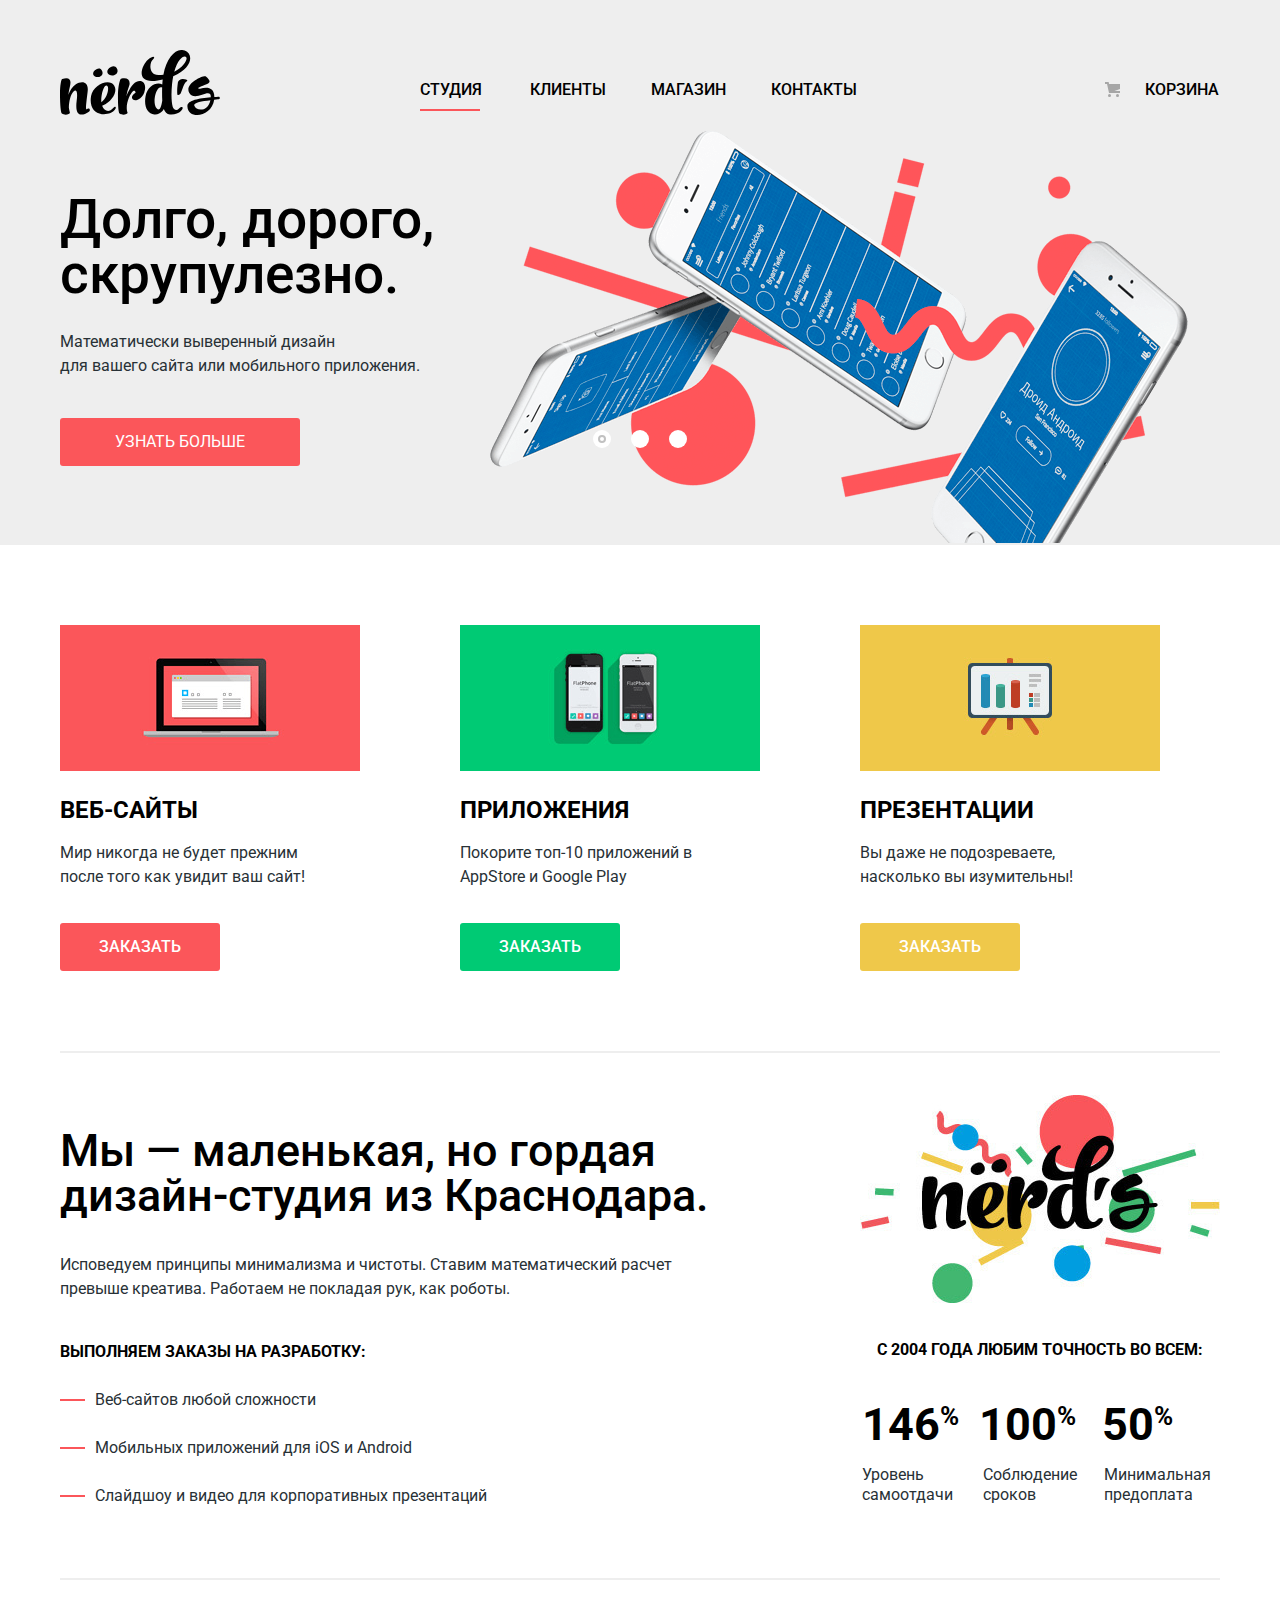
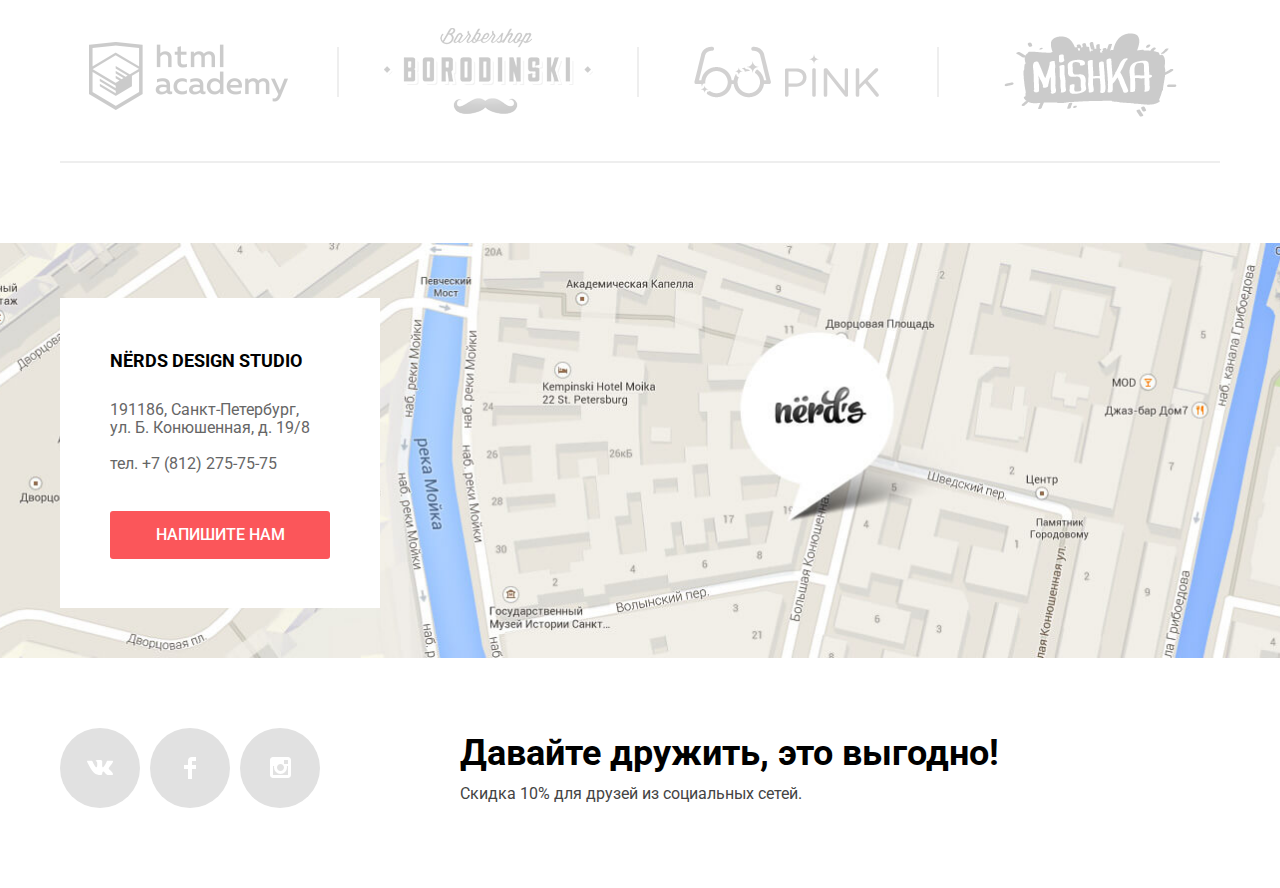
<file: index.html>
<!DOCTYPE html>
<html lang="ru">
  <head>
    <meta charset="utf-8">
    <title>HTML Academy: Нёрдс</title>
    <link href="css/normalize.css" rel="stylesheet" >
    <link href="https://fonts.googleapis.com/css?family=Roboto:400,500,700&display=swap&subset=cyrillic" rel="stylesheet">
    <link href="css/style.css" rel="stylesheet" >
  </head>
  <body class="main-page">
    <header>
      <nav class="main-navigation container">
        <a class="logo" href="#" aria-label="Логотип дизайн-студии «Нёрдс»">
          <img src="img/nerds-logo.svg" width="160" height="65" alt="Логотип дизайн-студии «Нёрдс»">
        </a>
        <div class="nav-container">
          <ul class="site-navigation">
            <li class="current-index"><a>Студия</a></li>
            <li><a href="#">Клиенты</a></li>
            <li><a href="catalog.html">Магазин</a></li>
            <li><a href="#">Контакты</a></li>
          </ul>
          <ul class="user-navigation">
            <li>
              <a class="recycle" href="#">Корзина</a>
            </li>
          </ul>
        </div>
      </nav>
    </header>
    <main>
      <h1 class="visually-hidden">Дизайн-студия «Нёрдс»</h1>
        <section class="slider">
          <h2 class="visually-hidden">Преимущества дизайн-студии «Нёрдс»</h2>
          <ul class="slider-controls">
            <li><button class="active" type="button" aria-label="Слайд 1"></button></li>
            <li><button type="button" aria-label="Слайд 2"></button></li>
            <li><button type="button" aria-label="Слайд 3"></button></li>
          </ul>
          <div class="slide slide1 container">
            <div class="slider-description">
              <p class="slider-slogan">
                Долго, дорого,<br>скрупулезно.
              </p>
              <p class="slider-text">
                Математически выверенный дизайн<br>
                для вашего сайта или мобильного приложения.
              </p>
              <a class="slider-button" href="#studio">Узнать больше</a>
            </div>
          </div>
          <div class="slide slide2 container">
            <div class="slider-description">
              <p class="slider-slogan">
                Любим математику<br>как никто другой
              </p>
              <p class="slider-text">
                Никакого креатива, только математические формулы<br>
                для расчета идеальных пропорций.
              </p>
              <a class="slider-button" href="#studio">Узнать больше</a>
            </div>
          </div>
          <div class="slide slide3 container">
            <div class="slider-description">
              <p class="slider-slogan">
                Только ночь,<br>только хардкор
              </p>
              <p class="slider-text">
                Работать днем, как все? Мы против этого.<br>
                Ближе к полуночи работа только начинается.
              </p>
              <a class="slider-button" href="#studio">Узнать больше</a>
            </div>
          </div>
        </section>
      <section class="products container">
        <h2 class="visually-hidden">Продукция дизайн-студии «Нёрдс»</h2>
        <ul class="products-list">
          <li class="products-item websites">
            <h3>Веб-сайты</h3>
            <p>
              Мир никогда не будет прежним<br>
              после того как увидит ваш сайт!
            </p>
            <a class="websites-button products-button" href="#">Заказать</a>
          </li>
          <li class="products-item apps">
            <h3>Приложения</h3>
            <p>
              Покорите топ-10 приложений в<br>
              AppStore и Google Play
            </p>
            <a class="apps-button products-button" href="#">Заказать</a>
          </li>
          <li class="products-item presentations">
            <h3>Презентации</h3>
            <p>
              Вы даже не подозреваете,<br>
              насколько вы изумительны!
            </p>
            <a class="presentations-button products-button" href="#">Заказать</a>
          </li>
        </ul>
      </section>
      <hr class="line line1">
      <section id="studio" class="studio container">
        <h2 class="visually-hidden">О дизайн-студии «Нёрдс»</h2>
        <div class="studio-article">
          <p class="studio-title">
          Мы — маленькая, но гордая дизайн-студия из Краснодара.
          </p>
          <p class="studio-text">
          Исповедуем принципы минимализма и чистоты. Ставим математический расчет<br>
          превыше креатива. Работаем не покладая рук, как роботы.
          </p>
          <p class="studio-subtitle subtitle1">Выполняем заказы на разработку:</p>
          <div class="studio-products">
            <p class="studio-point">Веб-сайтов любой сложности</p>
            <p class="studio-point">Мобильных приложений для iOS и Android</p>
            <p class="studio-point">Слайдшоу и видео для корпоративных презентаций</p>
          </div>
        </div>
        <div class="studio-figures">
          <p class="studio-img">
            <img src="img/nerds-illustration-360x208.jpg" width="360" height="208" alt="Логотип дизайн-студии «Нёрдс»">
          </p>
          <p class="studio-subtitle subtitle2">
            С 2004 года любим точность во всем:
          </p>
          <table class="studio-table">
            <tr>
              <th>146<sup>%</sup></th>
              <th>100<sup>%</sup></th>
              <th>50<sup>%</sup></th>
            </tr>
            <tr>
              <td>Уровень самоотдачи</td>
              <td>Соблюдение сроков</td>
              <td>Минимальная предоплата</td>
            </tr>
          </table>
        </div>
      </section>
      <hr class="line line2">
      <ul class="partners-block container">
        <li class="partners-logo logo-academy">
          <a href="https://htmlacademy.ru/intensive/htmlcss" aria-label="Переход на сайт HTMLAcademy">
            <img src="img/logo-1-199x68.png" width="199" height="68" alt="Логотип HTMLAcademy">
          </a>
        </li>
        <li class="partners-logo logo-borodinsky">
          <a href="#" aria-label="Переход на сайт Барбершопа Бородинский">
            <img src="img/logo-2-209x87.png" width="209" height="87" alt="Логотип Барбершопа Бородинский">
          </a>
        </li>
        <li class="partners-logo logo-pink">
          <a href="#" aria-label="Переход на сайт Пинк">
            <img src="img/logo-3-185x52.png" width="185" height="52" alt="Логотип Пинк">
          </a>
        </li>
        <li class="partners-logo logo-mishka">
          <a href="#" aria-label="Переход на сайт Мишка">
            <img src="img/logo-4-173x84.png" width="173" height="84" alt="Лого Мишка">
          </a>
        </li>
      </ul>
      <hr class="line line3">
      <section class="contacts">
        <h2 class="visually-hidden">Контактная информация</h2>
          <a class="contacts-map" href="map.html">
            <img src="img/map-1440x416.jpg" width="1440" height="416" alt="Карта">
          </a>
        <div class="container">
          <div class="contacts-text">
            <p class="contacts-name">
              Nёrds Design Studio
            </p>
            <p class="contacts-address">
              191186, Санкт-Петербург,<br>
              ул. Б. Конюшенная, д. 19/8
            </p>
            <p class="contacts-tel">
              тел. <a href="tel:+78122757575">+7 (812) 275-75-75</a>
            </p>
            <a class="contacts-button" href="writeus.html">Напишите нам</a>
          </div>
        </div>
      </section>
    </main>
    <footer class="main-footer container">
      <ul class="footer-social">
        <li>
          <a class="social-button vkontakte" href="#" aria-label="«Нёрдс» во ВКонтакте"></a>
        </li>
        <li>
          <a class="social-button facebook" href="#" aria-label="«Нёрдс» в Фейсбуке"></a>
        </li>
        <li>
          <a class="social-button instagram" href="#" aria-label="«Нёрдс» в Инстаграм"></a>
        </li>
      </ul>
      <p class="footer-slogan">
        <span>Давайте дружить, это выгодно!</span>
        Скидка 10% для друзей из социальных сетей.
      </p>
    </footer>
    <section class="modal modal-writeus">
      <h2>Напишите нам</h2>
      <form class="writeus-form" action="#" method="post">
        <p class="form-name">
          <label for="name">Ваше имя:</label><br>
          <input type="text" name="username" value="" placeholder="Имя Фамилия" id="name" required>
        </p>
        <p class="form-email">
          <label for="email">Ваш e-mail:</label><br>
          <input type="email" name="usermail" value="" placeholder="email@example.com" id="email" required>
        </p>
        <p class="form-text">
          <label for="message">Текст письма:</label><br>
          <textarea name="message" rows="5" placeholder="В свободной форме" id="message" required></textarea>
        </p>
        <button class="button" type="submit">Отправить</button>
      </form>
      <button class="modal-close" type="button" aria-label="Закрыть"></button>
    </section>
    <script src="js/slider.js"></script>
    <script src="js/popup.js"></script>
  </body>
</html>
</file>
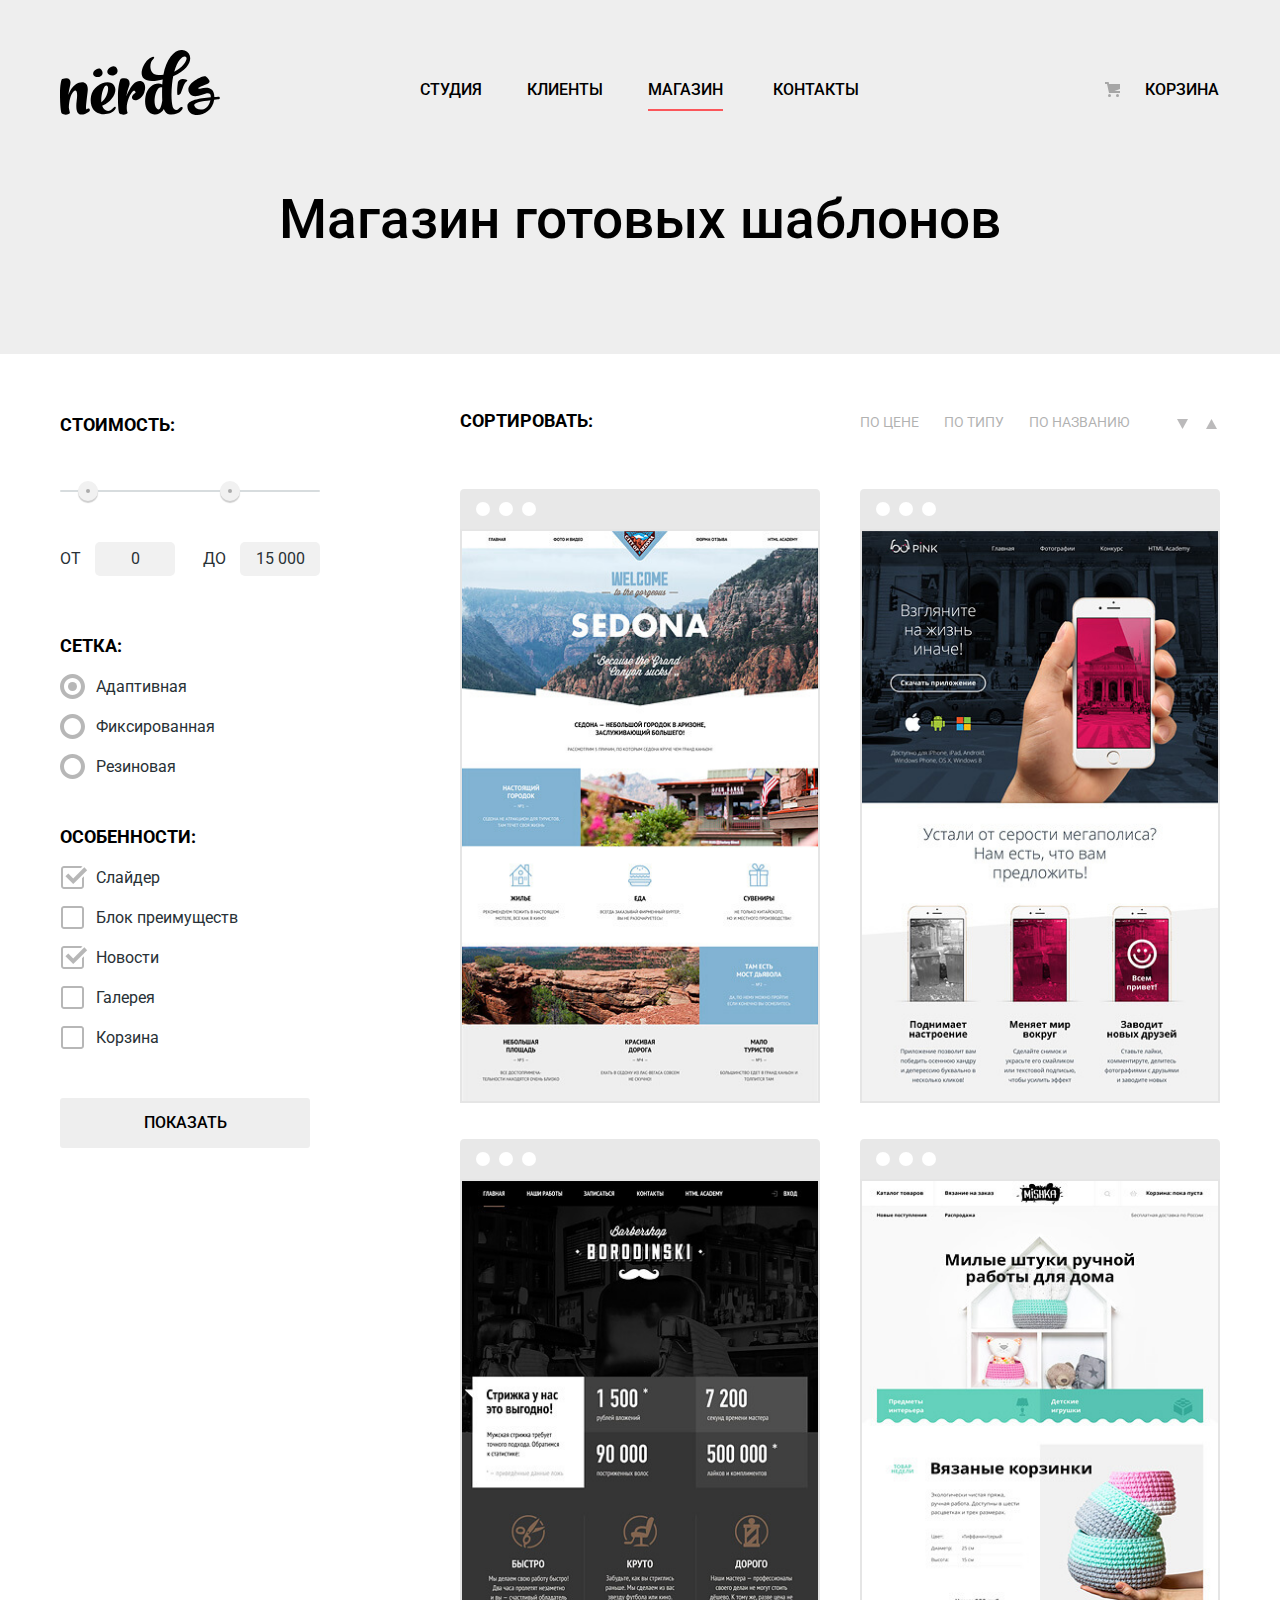
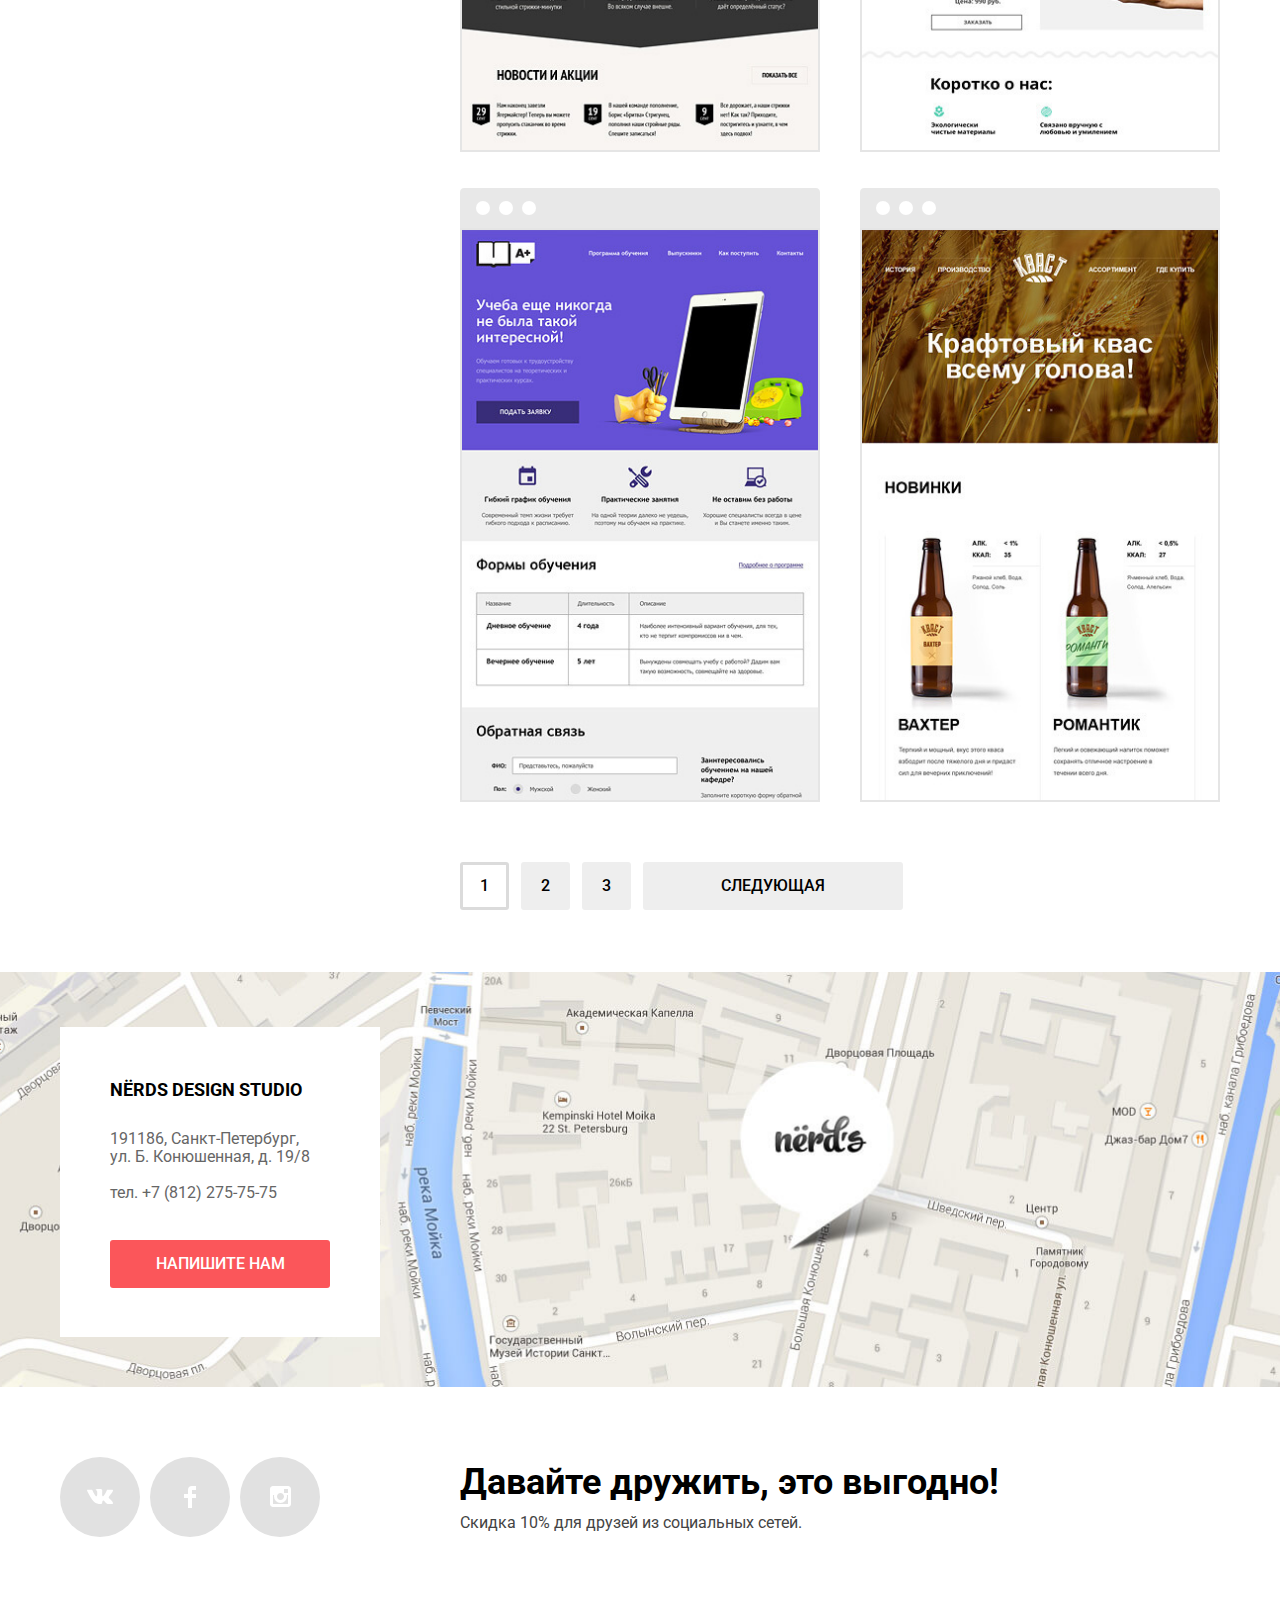
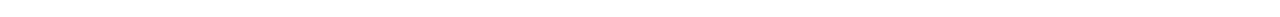
<file: catalog.html>
<!DOCTYPE html>
<html lang="ru">
  <head>
    <meta charset="utf-8">
    <title>HTML Academy: Нёрдс</title>
    <link href="css/normalize.css" rel="stylesheet" >
    <link href="https://fonts.googleapis.com/css?family=Roboto:400,500,700&display=swap&subset=cyrillic" rel="stylesheet">
    <link href="css/style.css" rel="stylesheet" >
  </head>
  <body class="inner-page">
    <header>
      <nav class="main-navigation container">
        <a class="logo" href="index.html" aria-label="Логотип дизайн-студии «Нёрдс»">
          <img src="img/nerds-logo.svg" width="160" height="65" alt="Логотип дизайн-студии «Нёрдс»">
        </a>
        <div class="nav-container">
        <ul class="site-navigation">
          <li><a href="index.html">Студия</a></li>
          <li><a href="#">Клиенты</a></li>
          <li class="current-catalog"><a>Магазин</a></li>
          <li><a href="#">Контакты</a></li>
        </ul>
        <ul class="user-navigation">
          <li>
            <a class="recycle" href="#">Корзина</a>
          </li>
        </ul>
      </div>
    </nav>
  </header>
  <main>
    <div class="grey-background">
      <div class="page-title container">
        <h1>Магазин готовых шаблонов</h1>
      </div>
    </div>
    <div class="catalog-columns container">
      <div class="filters-container">
        <section class="filters">
          <h2 class="visually-hidden">Фильтр шаблонов</h2>
          <form class="filter" action="#" method="get">
            <fieldset class="filter-price">
              <legend>Стоимость:</legend>
              <div class="range-filter">
                <div class="range-controls">
                  <!--<div class="scale">
                    <div class="bar"></div>
                  </div>-->
                  <div class="toggle toggle-min"></div>
                  <div class="toggle toggle-max"></div>
                </div>
                <div class="price-controls">
                  <label class="min-price">от <input name="min-price" type="text" value="0"></label>
                  <label class="max-price">до <input name="max-price" type="text" value="15 000"></label>
                </div>
              </div>
            </fieldset>
            <fieldset class="filter-grid">
              <legend>Cетка:</legend>
              <ul>
                <li class="filter-option">
                  <input class="visually-hidden filter-input filter-input-radio" id="filter-adaptive" type="radio" name="grid" value="adaptive" checked>
                  <label for="filter-adaptive">Адаптивная</label>
                </li>
                <li class="filter-option">
                  <input class="visually-hidden filter-input filter-input-radio" id="filter-static" type="radio" name="grid" value="static">
                  <label for="filter-static">Фиксированная</label>
                </li>
                <li class="filter-option">
                  <input class="visually-hidden filter-input filter-input-radio" id="filter-liquid" type="radio" name="grid" value="liquid">
                  <label for="filter-liquid">Резиновая</label>
                </li>
              </ul>
            </fieldset>
            <fieldset class="filter-features">
              <legend>Особенности:</legend>
              <ul>
                <li class="filter-option">
                  <input class="visually-hidden filter-input filter-input-checkbox" id="filter-slider" type="checkbox" name="slider" value="" checked>
                  <label for="filter-slider">Слайдер</label>
                </li>
                <li class="filter-option">
                  <input class="visually-hidden filter-input filter-input-checkbox" id="filter-advantages" type="checkbox" name="advantages" value="">
                  <label for="filter-advantages">Блок преимуществ</label>
                </li>
                <li class="filter-option">
                  <input class="visually-hidden filter-input filter-input-checkbox" id="filter-news" type="checkbox" name="news" value="" checked>
                  <label for="filter-news">Новости</label>
                </li>
                <li class="filter-option">
                  <input class="visually-hidden filter-input filter-input-checkbox" id="filter-gallery" type="checkbox" name="gallery" value="">
                  <label for="filter-gallery">Галерея</label>
                </li>
                <li class="filter-option">
                  <input class="visually-hidden filter-input filter-input-checkbox" id="filter-recycle" type="checkbox" name="recycle" value="">
                  <label for="filter-recycle">Корзина</label>
                </li>
              </ul>
            </fieldset>
            <button class="filter-button" type="submit">Показать</button>
          </form>
        </section>
        <section class="sort">
         <h2>Сортировать:</h2>
          <ul class="sort-list">
            <li><a href="">По цене</a></li>
            <li><a href="">По типу</a></li>
            <li><a class="sort-item" href="">По названию</a></li>
            <li><a class="down-dir" href="" aria-label="По убыванию"></a></li>
            <li><a class="up-dir" href="" aria-label="По возрастанию"></a></li>
          </ul>
        </section>
      </div>
      <div class="gallery-container">
        <section class="gallery">
          <h2 class="visually-hidden">Галерея шаблонов</h2>
          <ul class="gallery-list">
            <li class="gallery-item">
              <img src="img/img-sedona-360x576.jpg" width="360" height="576" alt="Скриншот сайта Sedona">
              <div class="gallery-about">
                <h3>
                  <a class="gallery-title" href="#">Sedona</a>
                </h3>
                <p class="gallery-description">
                  Информационный сайт<br> для туристов
                </p>
                <a class="gallery-price" href="#">9 900 руб.</a>
              </div>
            </li>
            <li class="gallery-item">
              <img src="img/img-pink-360x576.jpg" width="360" height="576" alt="Скриншот сайта Pink">
              <div class="gallery-about">
                <h3>
                    <a class="gallery-title" href="#">Pink App</a>
                </h3>
                <p class="gallery-description">
                  Продуктовый лендинг<br> приложения для iOS и Android
                </p>
                <a class="gallery-price" href="#">9 900 руб.</a>
              </div>
            </li>
            <li class="gallery-item">
              <img src="img/img-barbershop-360x576.jpg" width="360" height="576" alt="Скриншот сайта Barbershop «Borodinski»">
              <div class="gallery-about">
                <h3>
                  <a class="gallery-title" href="#">Barbershop</a>
                </h3>
                <p class="gallery-description">
                  Сайт салона красоты.<br> Для мужчин, да.
                </p>
                <a class="gallery-price" href="#">9 900 руб.</a>
              </div>
            </li>
            <li class="gallery-item">
              <img src="img/img-mishka-360x576.jpg" width="360" height="576" alt="Скриншот сайта Mishka">
              <div class="gallery-about">
                <h3>
                  <a class="gallery-title" href="#">Mishka</a>
                </h3>
                <p class="gallery-description">
                  Интернет-магазин<br> вязаных игрушек.
                </p>
                <a class="gallery-price" href="#">9 900 руб.</a>
              </div>
            </li>
            <li class="gallery-item">
              <img src="img/img-aplus-360x576.jpg" width="360" height="576" alt="Скриншот сайта A+">
              <div class="gallery-about">
                <h3>
                  <a class="gallery-title" href="#">A Plus</a>
                </h3>
                <p class="gallery-description">
                  Лендинг курсов повышения<br> квалификации
                </p>
                  <a class="gallery-price" href="#">9 900 руб.</a>
              </div>
            </li>
            <li class="gallery-item">
              <img src="img/img-kvast-360x576.jpg" width="360" height="576" alt="Скриншот сайта Кваст">
              <div class="gallery-about">
                <h3>
                  <a class="gallery-title" href="#">Кваст</a>
                </h3>
                <p class="gallery-description">
                  Промо-сайт производителя<br> крафтового кваса
                </p>
                <a class="gallery-price" href="#">9 900 руб.</a>
              </div>
            </li>
          </ul>
          <ul class="pagination-list">
            <li class="pagination-item pagination-item-current"><a>1</a></li>
            <li class="pagination-item"><a href="#">2</a></li>
            <li class="pagination-item"><a href="#">3</a></li>
            <li class="pagination-item"><a href="#">Следующая</a></li>
          </ul>
          </section>
        </div>
      </div>
      <section class="contacts inner-contacts">
        <h2 class="visually-hidden">Контактная информация</h2>
        <a class="contacts-map" href="map.html">
            <img src="img/map-1440x416.jpg" width="1440" height="416" alt="Карта">
        </a>
        <div class="container">
          <div class="contacts-text">
            <p class="contacts-name">
              Nёrds Design Studio
            </p>
            <p class="contacts-address">
              191186, Санкт-Петербург,<br>
              ул. Б. Конюшенная, д. 19/8
            </p>
            <p class="contacts-tel">
              тел. <a href="tel:+78122757575">+7 (812) 275-75-75</a>
            </p>
            <a class="contacts-button" href="writeus.html">Напишите нам</a>
          </div>
        </div>
      </section>
    </main>
    <footer class="main-footer container">
      <ul class="footer-social">
        <li>
          <a class="social-button vkontakte" href="#" aria-label="«Нёрдс» во ВКонтакте"></a>
        </li>
        <li>
          <a class="social-button facebook" href="#" aria-label="«Нёрдс» в Фейсбуке"></a>
        </li>
        <li>
          <a class="social-button instagram" href="#" aria-label="«Нёрдс» в Инстаграм"></a>
        </li>
      </ul>
      <p class="footer-slogan">
        <span>Давайте дружить, это выгодно!</span>
        Скидка 10% для друзей из социальных сетей.
      </p>
    </footer>
    <section class="modal modal-writeus">
      <h2>Напишите нам</h2>
      <form class="writeus-form" action="#" method="post">
        <p class="form-name">
          <label for="name">Ваше имя:</label><br>
          <input type="text" name="username" value="" placeholder="Имя Фамилия" id="name" required>
        </p>
        <p class="form-email">
          <label for="email">Ваш e-mail:</label><br>
          <input type="email" name="usermail" value="" placeholder="email@example.com" id="email" required>
        </p>
        <p class="form-text">
          <label for="message">Текст письма:</label><br>
          <textarea name="message" rows="5" placeholder="В свободной форме" id="message" required></textarea>
        </p>
        <button class="button" type="submit">Отправить</button>
      </form>
      <button class="modal-close" type="button" aria-label="Закрыть"></button>
    </section>
    <script src="js/popup.js"></script>
  </body>
</html>
</file>
<file: css/style.css>
body {
  margin: 0;
  padding: 0;
  font-family: "Roboto", "Arial", sans-serif;
  font-size: 16px;
  line-height: 24px;
  font-weight: 400;
  color: #283136;
}

a {
  text-decoration: none;
}

img {
  max-width: 100%;
  height: auto;
}

.main-page {
/*background: url("../img/nerds-index.jpg") no-repeat top center;*/
}

.main-page,
.inner-page {
  min-width: 1200px;
}

.main-page header,
.inner-page header,
.slider,
.grey-background {
background-color: #eeeeee;
}

.container {
  width: 1160px;
  margin: 0 auto;
  padding: 0 20px;
}

.main-navigation {
  display: flex;
  justify-content: space-between;
  padding-top: 50px;
}

.logo img {
  display: block;
}

.logo:hover img {
  opacity: 0.8;
}

.logo:active img {
  opacity: 0.3;
}

.nav-container {
  display: flex;
  justify-content: space-between;
  align-items: baseline;
  width: 800px;
  font-size: 16px;
  line-height: 30px;
  font-weight: 500;
  text-transform: uppercase;
  color: #000000;
}

.site-navigation {
  display: flex;
  flex-wrap: wrap;
  width: 640px;
  margin: 0;
  padding: 0;
  padding-top: 25px;
  list-style: none;
}

.site-navigation a,
.user-navigation a {
  display: block;
  vertical-align: middle;
}

.current-catalog {
  width: 75px;
  height: 34px;
  margin-right: 50px;
  border-bottom: 2px solid #fb565a;
}

.current-index {
  width: 60px;
  height: 34px;
  margin-right: 50px;
  border-bottom: 2px solid #fb565a;
}

.user-navigation {
  display: flex;
  width: 160px;
  margin: 0;
  padding: 0;
  list-style: none;
}

.main-navigation .recycle {
  position: relative;
  padding: 0;
  padding-left: 85px;
}

.recycle::before {
  content: "";
  position: absolute;
  top: 7px;
  left: 45px;
  width: 15px;
  height: 15px;
  background: url("../img/cart-icon.svg") no-repeat 0 0;
}

.site-navigation a,
.user-navigation a {
  display: block;
  padding-right: 45px;
  vertical-align: middle;
  color: #000000;
}

.site-navigation a:hover,
.user-navigation a:hover {
  color: #fb565a;
}

.site-navigation a:active,
.user-navigation a:active {
  color: #000000;
  opacity: 0.5;
}

/*Слайдеры */

.slider {
  position: relative;
}

.slide {
  min-height: 430px;
}

.slider-controls {
  position: absolute;
  bottom: 105px;
  left: 50%;
  z-index: 3;
  margin: 0;
  padding: 0;
  margin-left: -80px;
  width: 160px;
  height: 18px;
  text-align: center;
  list-style: none;
}

.slider-controls button {
  padding: 0;
  border: none;
  background-color: transparent;
  outline: none;
  cursor: pointer;
}

.slider-controls li {
  position: relative;
  display: inline-block;
  width: 18px;
  height: 18px;
  padding: 8px;
  vertical-align: middle;
  border-radius: 50%;
  cursor: pointer;
}

.slider-controls button::after {
  content: "";
  position: absolute;
  top: 8px;
  left: 8px;
  z-index: 1;
  width: 18px;
  height: 18px;
  background: #ffffff;
  border-radius: 50%;
}

.slider-controls .active::before {
  content: "";
  position: absolute;
  left: 50%;
  top: 50%;
  z-index: 2;
  width: 4px;
  height: 4px;
  margin: -4px;
  background-color: inherit;
  border: 2px solid #c1c1c1;
  border-radius: 50%;
}

.slide1 {
  background-image: url("../img/slide1-698x413.png");
  background-repeat: no-repeat;
  background-position: 450px 15px;
}

.slide2 {
  background-image: url("../img/slide2-663x430.png");
  background-repeat: no-repeat;
  background-position: 510px 0;
}

.slide3 {
  background-image: url("../img/slide3-759x411.png");
  background-repeat: no-repeat;
  background-position: 420px 0;
}

.slide2,
.slide3 {
  display: none;
}

.slider-slogan {
  margin: 0;
  padding-top: 77px;
  font-size: 55px;
  line-height: 55px;
  font-weight: 500;
  color: #000000;
}

.slider-text {
  margin: 0;
  padding: 0;
  margin-top: 28px;
  font-size: 16px;
  line-height: 24px;
  color: #283136;
}

.slider-button {
  display: block;
  width: 230px;
  margin-top: 40px;
  padding: 15px 5px;
  font-size: 16px;
  line-height: 18px;
  color: #ffffff;
  text-transform: uppercase;
  text-align: center;
  text-decoration: none;
  background-color: #fb565a;
  border-radius: 3px;
  border: none;
}

.slider-button:hover {
  background-color: #e74246;
}

.slider-button:active {
  color: rgba(255, 255, 255, 0.3);
  background-color: #d7373b;
  box-shadow: 0 3px rgba(0, 0, 0, 0.1) inset;
}


/*Продукция*/

.products-list {
  display: flex;
  flex-wrap: wrap;
  margin: 0;
  padding: 0;
  list-style: none;
}

.products-item {
  display: block;
  width: 300px;
  margin: 0;
  padding: 0;
  margin-right: 100px;
  margin-top: 80px;
  padding-bottom: 55px;
  background-size: 300px 146px;
}

.websites {
  background: url("../img//illustration-1-300x146.png") no-repeat 0 0;
  background-size: 300px 146px;
}

.apps {
  background: url("../img/illustration-2-300x146.png") no-repeat 0 0;
  background-size: 300px 146px;
}

.presentations {
  background: url("../img/illustration-3-300x146.png") no-repeat 0 0;
  background-size: 300px 146px;
}

.products-item:nth-child(3n) {
  margin-right: 0;
}

.products-list h3 {
  margin: 0;
  padding: 0;
  margin-top: 170px;
  font-size: 24px;
  line-height: 30px;
  font-weight: 700;
  text-transform: uppercase;
  color: #000000;
}

.products-list p {
  font-size: 16px;
  line-height: 24px;
  color: #283136;
}

.products-button {
  display: block;
  width: 150px;
  margin-top: 34px;
  padding: 15px 5px;
  font-size: 16px;
  line-height: 18px;
  font-weight: 500;
  text-align: center;
  text-transform: uppercase;
  text-decoration: none;
  color: #ffffff;
  border-radius: 3px;
  border: none;
}

.websites-button {
  background-color: #fb565a;
}

.apps-button {
  background-color: #00ca74;
}

.presentations-button {
  background-color: #efc84a;
}

.websites-button:hover {
  background-color: #e74246;
}

.apps-button:hover {
  background-color: #00bc6c;
}

.presentations-button:hover {
  background-color: #eab534;
}

.presentations-button {
  background-color: #efc84a;
}

.websites-button:active {
  color: rgba(255, 255, 255, 0.3);
  background-color: #d7373b;
  box-shadow: 0 3px rgba(0, 0, 0, 0.1) inset;
}

.apps-button:hover:active {
  color: rgba(255, 255, 255, 0.3);
  background-color: #00aa62;
  box-shadow: 0 3px rgba(0, 153, 88, 1) inset;
}

.presentations-button:active {
  color: rgba(255, 255, 255, 0.3);
  background-color: #e5a722;
  box-shadow: 0 3px rgba(206, 150, 31, 1) inset;
}

.line {
  display: block;
  width: 1160px;
  height: 2px;
  background-color: #eeeeee;
  border: none;
}

.line1 {
  margin: 25px auto;
}

.line2 {
  margin-top: 70px;
}

.line3 {
  margin-top: 36px;
}

/*О дизайн-студии «Нёрдс»*/

.studio {
  display: flex;
  justify-content: space-between;
  margin-top: 30px;
}

.studio-article {
  width: 760px;
}

.studio-figures {
  width: 360px;
  margin: 0;
  padding: 0;
}

.studio-title {
  margin: 0;
  padding: 0;
  margin-top: 45px;
  font-size: 45px;
  line-height: 45px;
  font-weight: 500;
  color: #000000;
}

.studio-text {
  margin: 0;
  padding: 0;
  margin-top: 35px;
  font-size: 16px;
  line-height: 24px;
  color: #283136;
}

.studio-subtitle {
  margin: 0;
  padding: 0;
  font-size: 16px;
  line-height: 24px;
  font-weight: 700;
  text-transform: uppercase;
  color: #000000;
}

.subtitle1 {
  margin-top: 39px;
}

.subtitle2 {
  margin: 0;
  padding: 0;
  margin-top: 35px;
  margin-left: 17px;
  font-size: 16px;
  line-height: 24px;
  font-weight: 700;
  text-transform: uppercase;
  color: #000000;
}

.studio-products {
  margin: 0;
  padding: 0;
  padding-left: 35px;
  font-size: 16px;
  line-height: 24px;
  color: #283136;
}

.studio-point {
  position: relative;
  margin: 0;
  padding: 0;
  padding-top: 24px;
}


.studio-point::before {
  content: "";
  position: absolute;
  top: 35px;
  left: -35px;
  width: 25px;
  height: 2px;
  background-color: #fb565a;
}

.studio-img {
  width: 360px;
  height: 208px;
  margin: 0;
  padding: 0;
  margin-top: 12px;
}

.studio-table {
  width: 360px;
  margin: 0;
  padding: 0;
  margin-top: 30px;
}

.studio-table th {
  padding: 0;
  padding-top: 19px;
  padding-right: 15px;
  font-size: 45px;
  text-align: left;

  color: #000000;
}

.studio-table th:last-child {
  padding-right: 0;
  padding-left: 5px;
}

.studio-table td {
  padding: 0;
  padding-top: 26px;
  padding-left: 4px;
  line-height: 20px;
}

.studio-table td:first-child {
  padding-left: 0;
}

.studio-table td:last-child {
  padding-left: 7px;
}

.studio-table sup {
  position: relative;
  top: -15px;
  font-size: 26px;
}

/*Лого партнеров*/

.partners-block {
  display: flex;
  flex-wrap: wrap;
  margin-top: 48px;
  padding: 0;
}

.partners-block li {
  list-style: none;
}

.logo-academy {
  position: relative;
  width: 255px;
  padding-top: 14px;
  padding-left: 29px;
}

.logo-academy::after {
  content: "";
  position: absolute;
  top: 19px;
  right: 5px;
  width: 2px;
  height: 50px;
  background-color: #eeeeee;
}

.logo-borodinsky {
  position: relative;
  width: 260px;
  padding-left: 40px;
}

.logo-borodinsky::after {
  content: "";
  position: absolute;
  top: 19px;
  right: 5px;
  width: 2px;
  height: 50px;
  background-color: #eeeeee;
}

.logo-pink {
  position: relative;
  width: 250px;
  padding-top: 18px;
  padding-left: 50px;
}

.logo-pink::after {
  content: "";
  position: absolute;
  top: 19px;
  right: 5px;
  width: 2px;
  height: 50px;
  background-color: #eeeeee;
}

.logo-mishka {
  width: 200px;
  padding-top: 5px;
  padding-left: 60px;
}

.partners-logo img {
  opacity: 0.2;
}

.partners-logo:hover img {
  opacity: 1;
}

.partners-logo:active img {
  opacity: 0.1;
}

/*Каталог*/

.inner-page {
/*background: url("../img/nerds-catalog.jpg") no-repeat top center;*/
}

.page-title {
  padding-top: 77px;
  padding-bottom: 107px;
}

.page-title h1 {
  margin: 0;
  padding: 0;
  font-size: 55px;
  line-height: 55px;
  font-weight: 500;
  text-align: center;
  color: #000000;
}

.catalog-columns {
  display: flex;
  justify-content: space-between;
}

/*ФИЛЬТРЫ*/

.filters {
  width: 260px;
  margin: 0;
  padding: 0;
}

.filter fieldset {
  border: none;
}

.filter legend {
  font-size: 18px;
  font-weight: 700;
  line-height: 30px;
  text-transform: uppercase;
  color: #000000;
}

.filter ul {
  margin: 0;
  padding: 0;
  font-size: 16px;
  line-height: 40px;
  color: #283136;
  list-style: none;
}

/*СТОИМОСТЬ*/
.filter-price {
  margin: 0;
  padding: 0;
  margin-top: 56px;
  border: none;
}

.range-filter {
  width: 260px;
  margin-top: 49px;
}

.filter-item legend {
  font-size: 18px;
  line-height: 24px;
  text-transform: uppercase;
  font-weight: 700;
}

.range-controls {
  position: relative;
  height: 2px;
  margin-bottom: 50px;
  margin-top: 50px;
  padding-right: 20px;
  padding-left: 20px;
  background-color: #d7dcde;
  border-radius: 5px;
}

.range-controls .scale {
  height: 2px;
  background: #d7dcde;
}

.range-controls .bar {
  width: 70%;
  height: 2px;
  background: #00ca74;
}

.range-controls .toggle {
  position: absolute;
  top: -9px;
  left: 0;
  width: 4px;
  height: 4px;
  padding: 0;
  border: 8px solid #f1f1f1;
  background-color: #ababab;
  box-shadow: 0 2px 1px 0 #cfcfcf;
  border-radius: 50%;
  cursor: pointer;
}

.range-controls .toggle-min {
  left: 18px;
}

.range-controls .toggle-max {
  left: 160px;
}

.price-controls {
  font-size: 0;
}

.price-controls label {
  display: inline-block;
  width: 50%;
  font-size: 16px;
  text-transform: uppercase;
  vertical-align: middle;
}

.price-controls input {
  width: 60px;
  padding: 8px 10px;
  margin-left: 10px;
  font-family: "Roboto", "Arial", sans-serif;
  font-size: 16px;
  text-align: center;
  color: #283136;
  border: none;
  border-radius: 5px;
  background: #f1f1f1;
}

.max-price {
  text-align: right;
}

/*СЕТКА + ОСОБЕННОСТИ*/
.filter-option label {
  position: relative;
  display: block;
  cursor: pointer;
  user-select: none;
}

.filter-grid {
  margin: 0;
  padding: 0;
  margin-top: 55px;
}

.filter-grid ul,
.filter-features ul {
  margin-top: 6px;
  padding-left: 36px;
}

.filter-features {
  margin: 0;
  padding: 0;
  margin-top: 35px;
}

.filter-input-checkbox + label::before {
  content: "";
  position: absolute;
  top: 8px;
  left: -35px;
  width: 23px;
  height: 23px;
  background: url("../img/checkbox-off.svg") no-repeat 0 0;
  opacity: 0.4;
}

.filter-input-checkbox:checked + label::before {
  content: "";
  position: absolute;
  top: 8px;
  left: -35px;
  width: 27px;
  height: 23px;
  background: url("../img/checkbox-on.svg") no-repeat 0 0;
  opacity: 0.4;
}

.filter-input-radio + label::before {
  content: "";
  position: absolute;
  top: 7px;
  left: -36px;
  width: 25px;
  height: 25px;
  background: url("../img/radio-off.svg") no-repeat 0 0;
  opacity: 0.4;
}

.filter-input-radio:checked + label::before {
  content: "";
  position: absolute;
  top: 7px;
  left: -36px;
  width: 25px;
  height: 25px;
  background: url("../img/radio-on.svg") no-repeat 0 0;
  opacity: 0.4;
}

.filter-input:hover + label::before,
.filter-input:focus + label::before {
  opacity: 1;
}

.filter-input:disabled + label::before {
  color: #283136;
  opacity: 0.1;
}

.filter-button {
  display: block;
  width: 250px;
  height: 50px;
  margin-top: 40px;
  padding: 15px 5px;
  font-size: 16px;
  line-height: 18px;
  font-weight: 500;
  color: #000000;
  text-transform: uppercase;
  text-align: center;
  text-decoration: none;
  background-color: #eeeeee;
  border-radius: 3px;
  border: none;
  outline: none;
}

.filter-button:hover {
  background-color: #dfdfdf;
}

.filter-button:active {
  color: rgba(0, 0, 0, 0.3);
  background-color: #d5d5d5;
  box-shadow: 0 3px rgba(191, 191, 191, 1) inset;
}

.filters-container {
  position: relative;
}

/*СОРТИРОВАТЬ*/
.sort {
  position: absolute;
  top: 0;
  left: 400px;
  display: flex;
  justify-content: space-between;
  align-items: baseline;
  width: 760px;
  margin: 0;
  padding: 0;
  margin-top: 40px;
}

.sort h2 {
  font-size: 18px;
  line-height: 18px;
  font-weight: 700;
  text-transform: uppercase;
  color: #000000;
}

.sort-list {
  display: flex;
  flex-wrap: wrap;
  width: 360px;
  list-style: none;
}

.sort-list a {
  margin-right: 25px;
  font-size: 14px;
  line-height: 18px;
  text-transform: uppercase;
  color: #000000;
  opacity: 0.3;
}

.down-dir {
  position: relative;
}

.down-dir::before {
  content: "";
  position: absolute;
  top: 5px;
  left: 22px;
  width: 11px;
  height: 10px;
  background: url("../img/icon-down-dir.svg") no-repeat 0 0;
}

.up-dir {
  position: relative;
}

.up-dir::before {
  content: "";
  position: absolute;
  top: 5px;
  left: 26px;
  width: 11px;
  height: 10px;
  background: url("../img/icon-up-dir.svg") no-repeat 0 0;
}

.sort-list a:hover {
  font-size: 14px;
  line-height: 18px;
  text-transform: uppercase;
  opacity: 0.6;
}

.sort-list a:active {
  font-size: 14px;
  line-height: 18px;
  text-transform: uppercase;
  opacity: 1;
}

/*Галерея*/

.gallery ul {
  list-style: none;
}

.gallery-container {
  width: 760px;
  margin: 0;
  padding: 0;
  margin-top: 135px;
}

.gallery-list {
  display: flex;
  flex-wrap: wrap;
  margin: 0;
  padding: 0;
  list-style: none;
}

.gallery-item {
  position: relative;
  width: 360px;
  margin-bottom: 36px;
  padding-top: 40px;
}

.gallery-item img {
  display: block;
  width: 356px;
  height: auto;
  border: 2px solid #e5e5e5;

}

.gallery-item::before {
  content: "";
  position: absolute;
  top: 0;
  left: 0;
  width: 360px;
  height: 40px;
  background: url("../img/browser.svg") no-repeat 0 0;
  opacity: 0.12;
}

.gallery-item:nth-child(2n) {
  margin-left: 40px;
}

.gallery-about {
  display: none;
  position: absolute;
  bottom: 0;
  width: 360px;
  min-height: 233px;
  text-align: center;
  background-color: #eeeeee;
}

.gallery-item:hover .gallery-about {
  display: block;
}

.gallery-item:hover::before {
  opacity: 1;
}

.gallery-about h3 {
  margin: 0;
  padding: 0;
  margin-top: 30px;
}

.gallery-title {
  font-size: 18px;
  line-height: 30px;
  font-weight: 700;
  text-transform: uppercase;
  color: #000000;
}

.gallery-title:hover {
  color: #fb565a;
}

.gallery-title:active {
  color: #000000;
  opacity: 0.3;
}

.gallery-description {
  font-size: 16px;
  line-height: 18px;
  text-align: center;
  color: #666666;
}

.gallery-price {
  display: block;
  width: 190px;
  margin: 30px auto;
  padding: 15px 5px;
  font-size: 16px;
  line-height: 18px;
  color: #ffffff;
  text-transform: uppercase;
  text-align: center;
  text-decoration: none;
  background-color: #fb565a;
  border-radius: 3px;
  border: none;
}

.gallery-price:hover {
  background-color: #e74246;
}

.gallery-price:active {
  background-color: #d7373b;
  box-shadow: 0 3px rgba(0, 0, 0, 0.1) inset;
}

/*Пагинация*/

.pagination-list {
  display: flex;
  flex-wrap: wrap;
  padding: 0;
  margin: 0;
  margin-top: 24px;
  list-style: none;
}

.pagination-item {
  margin-right: 12px;
}

.pagination-item a {
  display: block;
  padding: 15px 20px;
  font-size: 16px;
  line-height: 18px;
  font-weight: 500;
  text-align: center;
  text-transform: uppercase;
  color: #000000;
  background-color: #eeeeee;
  border-radius: 3px;
  border: none;
}

.pagination-item:last-child {
  display: block;
  width: 260px;
}

.pagination-item a:hover{
  background-color: #dfdfdf;
}

.pagination-item a:active {
  color: rgba(0, 0, 0, 0.3);
  background-color: #d5d5d5;
  box-shadow: 0 3px rgba(191, 191, 191, 1) inset;
}

.pagination-item-current a {
  padding: 12px 17px;
  background-color: #ffffff;
  border: 3px solid #dbdbdb;
}

/*Контактная информация*/

.contacts {
  position: relative;
  margin: 0 auto;
  margin-top: 80px;
  padding-top: 55px;
  padding-bottom: 50px;
  overflow: hidden;
}

.inner-contacts {
  margin-top: 62px;
}

.contacts-map img {
  position: absolute;
  top: 0;
  left: 0;
  display: block;
  width: 100%;
  height: 100%;
  margin: 0 auto;
  object-fit: cover;
}

.contacts-text {
  position: relative;
  top: 0;
  left: 0;
  width: 270px;
  height: 280px;
  padding-top: 30px;
  padding-left: 50px;
  text-align: left;
  background-color: #ffffff;
}

.contacts-name {
  font-size: 18px;
  font-weight: 700;
  line-height: 30px;
  text-transform: uppercase;
  color: #000000;
}

.contacts-address {
  margin-top: 25px;
  font-size: 16px;
  line-height: 18px;
  color: #666666;
}

.contacts-tel {
  margin-top: 18px;
  font-size: 16px;
  line-height: 18px;
  color: #666666;
}

.contacts-tel a {
  text-decoration: none;
  color: #666666;
}

.contacts-button {
  display: block;
  width: 210px;
  margin-top: 38px;
  padding: 15px 5px;
  font-size: 16px;
  line-height: 18px;
  font-weight: 500;
  color: #ffffff;
  text-transform: uppercase;
  text-align: center;
  text-decoration: none;
  background-color: #fb565a;
  border-radius: 3px;
  border: none;
  outline: none;
}

.contacts-button:hover {
  background-color: #e74246;
}

.contacts-button:active {
  color: rgba(255, 255, 255, 0.3);
  background-color: #d7373b;
  box-shadow: 0 3px rgba(0, 0, 0, 0.1) inset;
}

/*футер*/

.main-footer {
  display: flex;
  margin-top: 65px;
}

.footer-social {
  display: flex;
  flex-wrap: wrap;
  width: 260px;
  justify-content: space-between;
  margin: 0;
  padding: 0;
  padding-top: 5px;
  padding-bottom: 70px;
}

.footer-slogan {
  display: block;
  width: 550px;
  margin: 0;
  padding: 0;
  margin-left: 140px;
  font-size: 16px;
  line-height: 22px;
  color: #444444;
}

.main-footer span {
  font-size: 36px;
  font-weight: 700;
  line-height: 60px;
  color: #000000;
}

.main-footer ul {
  list-style: none;
}

.social-button {
  display: flex;
  align-items: center;
  justify-content: center;
  width: 80px;
  height: 80px;
  margin-bottom: 10px;
  border-radius: 50%;
  background-color: #e1e1e1;
}

.vkontakte {
  position: relative;
  top: 0;
  left: 0;
}

.vkontakte::before {
  content: "";
  position: absolute;
  top: 32px;
  left: 27px;
  width: 26px;
  height: 15px;
  background-image: url("../img/vk-icon.svg");
  background-repeat: no-repeat;
}

.vkontakte:active::before,
.facebook:active::before,
.instagram:active::before {
  opacity: 0.3;
}

.facebook {
  position: relative;
  top: 0;
  left: 0;
}

.facebook::before {
  content: "";
  position: absolute;
  top: 29px;
  left: 34px;
  width: 12px;
  height: 22px;
  background-image: url("../img/fb-icon.svg");
  background-repeat: no-repeat;
}

.instagram {
  position: relative;
  top: 0;
  left: 0;
}

.instagram::before {
  content: "";
  position: absolute;
  top: 29px;
  left: 30px;
  width: 21px;
  height: 21px;
  background-image: url("../img/insta-icon.svg");
  background-repeat: no-repeat;
}

.social-button:hover {
  background-color: #e74246;
}

.social-button:active {
  background-color: #d7373b;
  box-shadow: 0 3px rgba(193, 49, 53, 1) inset;
}

/*Напишите нам*/

.modal {
  position: fixed;
  display: none;
  z-index: 100;
  color: #000000;
  background-color: #ffffff;
  box-shadow: 0 20px 40px 0 rgba(0, 1, 1, 0.75);
}

.modal-show {
  display: block;
}

.modal-writeus {
  top: 10%;
  left: 50%;
  width: 760px;
  padding: 60px 100px;
  margin-left: -480px;
}

.modal button {
  padding: 0;
  border: none;
  font: inherit;
  color: inherit;
  background-color: transparent;
  outline: none;
}

.modal-close {
  position: absolute;
  top: 80px;
  right: 90px;
  width: 22px;
  height: 22px;
  border: 0;
  cursor: pointer;
}

.modal-close::before {
  content: "";
  position: absolute;
  top: 0px;
  left: 0px;
  width: 21px;
  height: 21px;
  background: url("../img/close-cross.svg") no-repeat 0 0;
  opacity: 0.3;
}

.modal-close:hover::before,
.modal-close:focus::before {
  opacity: 1;
}

.modal-close:active::before {
  opacity: 0.1;
}

.modal h2 {
  font-size: 45px;
  line-height: 45px;
  margin: 0;
  padding: 0;
  margin-top: 15px;
  margin-bottom: 50px;
}

.writeus-form {
  display: flex;
  flex-wrap: wrap;
  justify-content: space-between;
  width: 760px;
  margin: 0;
  padding: 0;
}

.form-name,
.form-email {
  width: 360px;
  margin: 0;
  padding: 0;
}

.form-text {
  width: 760px;
  margin: 0;
  padding: 0;
}

.writeus-form label {
  font-size: 16px;
  line-height: 18px;
  font-weight: 700;
  color: #000000;
}

.writeus-form input[type="text"],
.writeus-form input[type="email"] {
  box-sizing: border-box;
  width: 100%;
  margin-top: 10px;
  padding: 20px 15px;
  font-size: 16px;
  line-height: 18px;
  color: rgba(68, 68, 68, 0.5);
  background-color: #ffffff;
  border: 2px solid  #d7dcde;
  border-radius: 3px;
  outline:none;
}

.form-text {
  margin-top: 35px;
}

.form-text textarea {
  box-sizing: border-box;
  width: 100%;
  resize: none;
  margin-top: 10px;
  padding: 15px 15px;
  font-size: 16px;
  line-height: 18px;
  color: rgba(68, 68, 68, 0.5);
  background-color: #ffffff;
  border: 2px solid  #d7dcde;
  border-radius: 3px;
  outline:none;
}

.writeus-form input:hover,
textarea:hover {
  border: 2px solid  #b4b9bb;
}

.writeus-form input:focus,
textarea:focus {
   color: #444444;
   border: 2px solid  #000000;
 }

 .writeus-form input:invalid,
 .writeus-form textarea:invalid {
   color: #e74246;
   border: 2px solid  #e74246;
 }

 .writeus-form .button {
   display: block;
   width: 250px;
   padding: 15px 5px;
   margin-top: 48px;
   font-size: 16px;
   line-height: 18px;
   text-transform: uppercase;
   text-align: center;
   vertical-align: middle;
   color: #ffffff;
   background-color: #fb565a;
   border-radius: 3px;
 }

 .writeus-form .button:hover,
 .writeus-form .button:focus {
   background-color: #e74246;
 }

 .writeus-form .button:active {
   color: rgba(255, 255, 255, 0.3);
   background-color: #d7373b;
   box-shadow: 0 3px rgba(0, 0, 0, 0.1) inset;
 }

.visually-hidden:not(:focus):not(:active),
input[type="checkbox"].visually-hidden,
input[type="radio"].visually-hidden {
  position: absolute;
  width: 1px;
  height: 1px;
  margin: -1px;
  padding: 0;
  border: 0;
  white-space: nowrap;
  clip-path: inset(100%);
  clip: rect(0 0 0 0);
  overflow: hidden;
}
</file>
